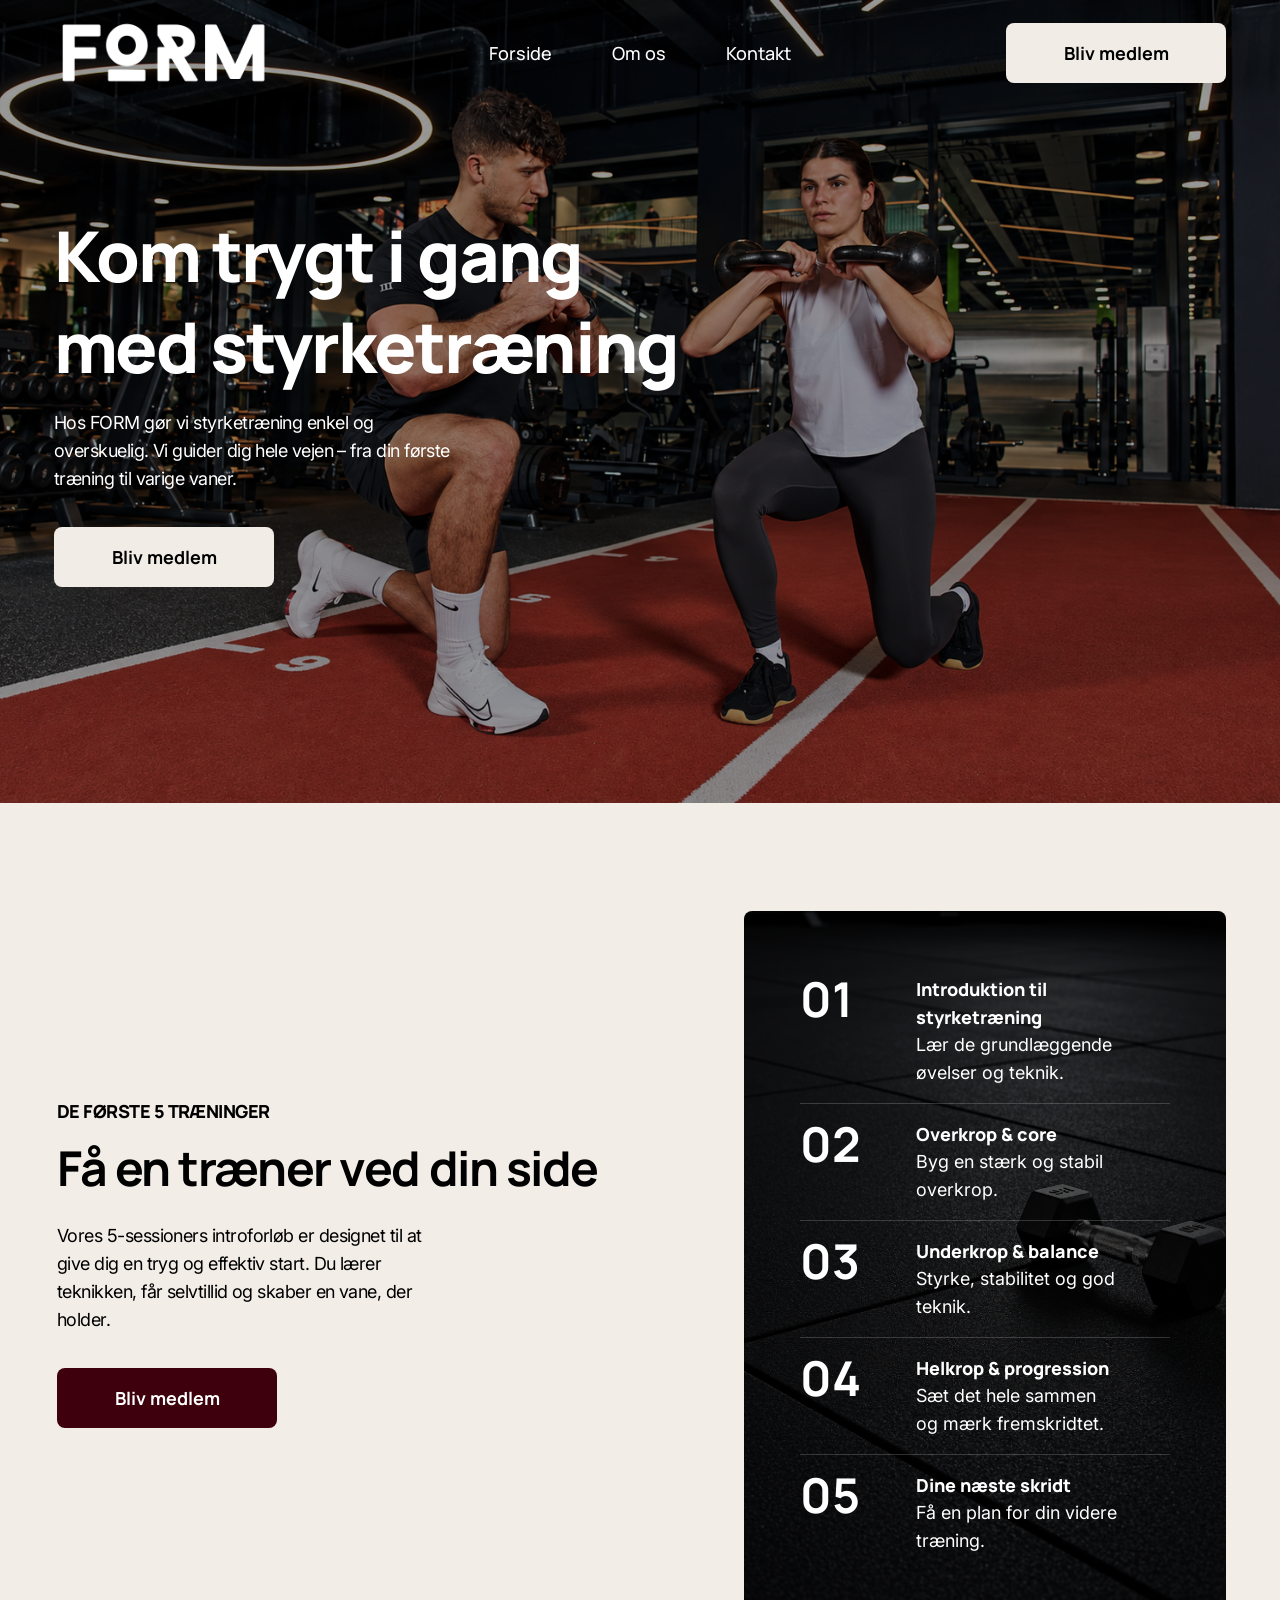
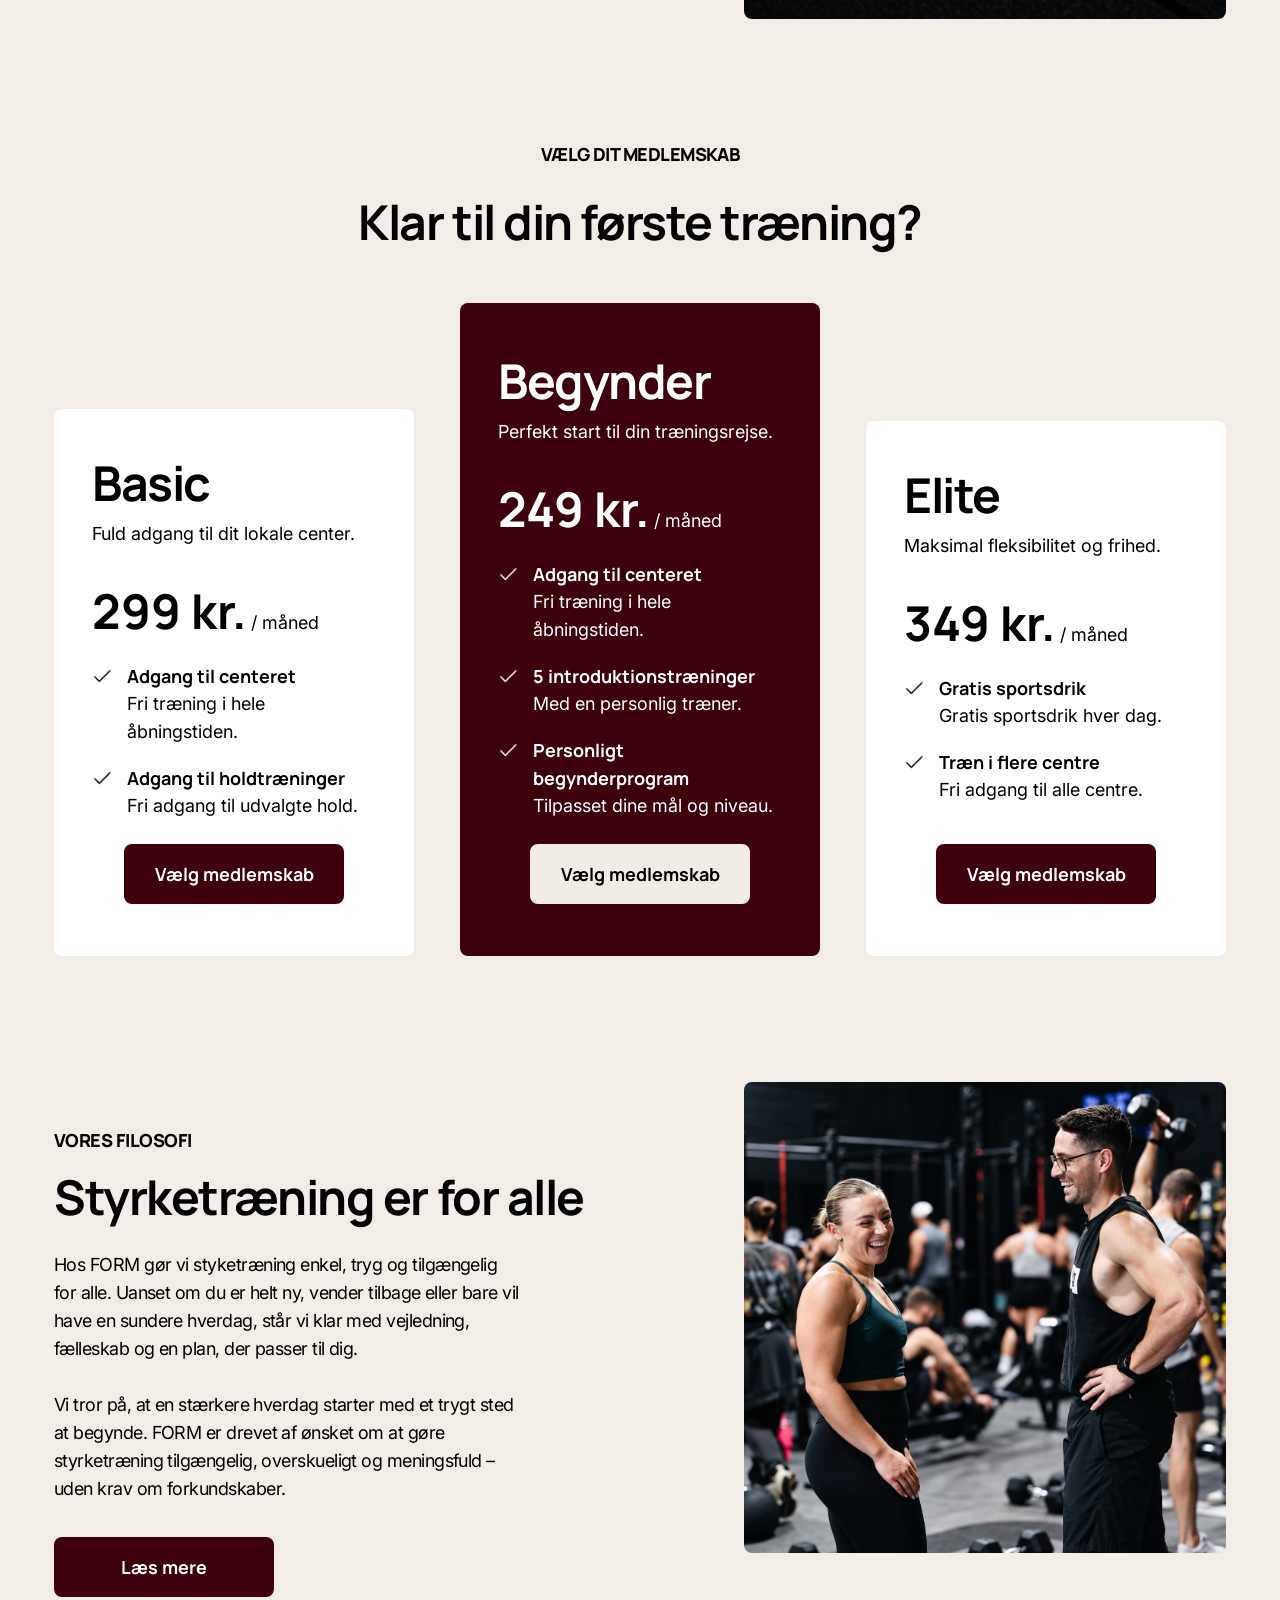
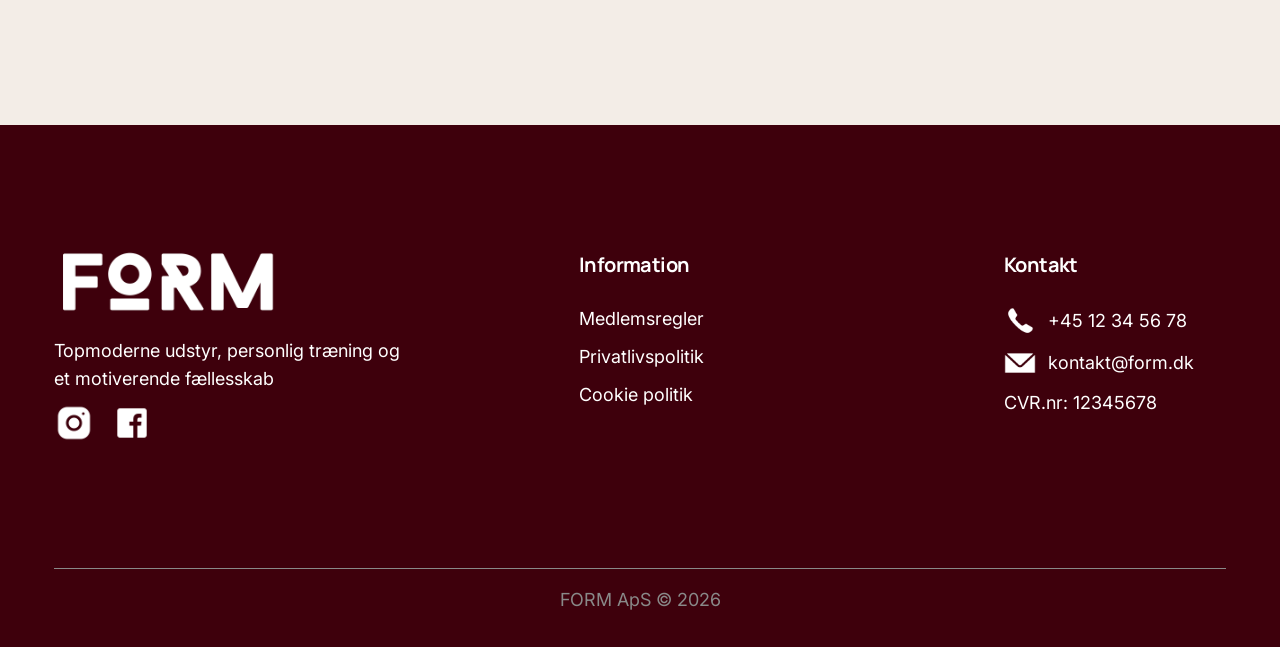
<file: index.html>
<!doctype html>
<html lang="da">
<head>
  <meta charset="utf-8">
  <meta name="viewport" content="width=device-width, initial-scale=1">
  <meta name="description" content="FORM gør styrketræning enkel, tryg og overskuelig for begyndere.">
  <title>FORM | Kom trygt i gang med styrketræning</title>
  <link rel="stylesheet" href="assets/css/style.css">
  <script src="assets/js/script.js" defer></script>
</head>
<body>
  <header class="site-header">
    <nav class="desktop-nav" aria-label="Primær navigation">
      <a class="brand" href="index.html" aria-label="FORM – Forside"><img src="assets/images/form-logo.png" alt="FORM"></a>
      <div class="desktop-links">
        <a href="index.html" aria-current="page">Forside</a>
        <a href="about.html">Om os</a>
        <a href="contact.html">Kontakt</a>
        <a class="btn btn-light nav-cta" href="membership.html">Bliv medlem</a>
      </div>
    </nav>
    <nav class="mobile-nav" aria-label="Mobilnavigation">
      <a class="brand" href="index.html" aria-label="FORM – Forside"><img src="assets/images/form-logo.png" alt="FORM"></a>
      <button class="menu-toggle" type="button" aria-expanded="false" aria-controls="mobile-menu-index" aria-label="Åbn eller luk menu">
        <img src="assets/images/hamburger.svg" alt="">
      </button>
      <div class="mobile-menu" id="mobile-menu-index" hidden>
        <ul>
          <li><a href="index.html" aria-current="page">Forside</a></li>
          <li><a href="membership.html">Bliv medlem</a></li>
          <li><a href="about.html">Om os</a></li>
          <li><a href="contact.html">Kontakt</a></li>
          <li><a class="btn mobile-menu-cta" href="membership.html">Bliv medlem</a></li>
        </ul>
        <div class="mobile-menu-socials" aria-label="Sociale medier"><img src="assets/images/menu-instagram.png" alt="Instagram"><img src="assets/images/menu-facebook.png" alt="Facebook"></div>
      </div>
    </nav>
  </header>

  <main>
    <section class="hero home-hero">
      <div class="container">
        <h1>Kom trygt i gang med styrketræning</h1>
        <p>Hos FORM gør vi styrketræning enkel og overskuelig. Vi guider dig hele vejen – fra din første træning til varige vaner.</p>
        <a class="btn btn-light" href="membership.html">Bliv medlem</a>
      </div>
    </section>

    <section class="intro-section" aria-labelledby="intro-heading">
      <div class="container intro-grid">
        <div class="intro-copy">
          <p class="eyebrow">De første 5 træninger</p>
          <h2 id="intro-heading">Få en træner ved din side</h2>
          <p>Vores 5-sessioners introforløb er designet til at give dig en tryg og effektiv start. Du lærer teknikken, får selvtillid og skaber en vane, der holder.</p>
          <a class="btn" href="membership.html">Bliv medlem</a>
        </div>
        <div class="program-card" aria-label="Program for de første fem træninger">
          <div class="program-step"><span class="step-number">01</span><div class="step-text"><strong>Introduktion til styrketræning</strong><span>Lær de grundlæggende øvelser og teknik.</span></div></div>
          <div class="program-step"><span class="step-number">02</span><div class="step-text"><strong>Overkrop &amp; core</strong><span>Byg en stærk og stabil overkrop.</span></div></div>
          <div class="program-step"><span class="step-number">03</span><div class="step-text"><strong>Underkrop &amp; balance</strong><span>Styrke, stabilitet og god teknik.</span></div></div>
          <div class="program-step"><span class="step-number">04</span><div class="step-text"><strong>Helkrop &amp; progression</strong><span>Sæt det hele sammen og mærk fremskridtet.</span></div></div>
          <div class="program-step"><span class="step-number">05</span><div class="step-text"><strong>Dine næste skridt</strong><span>Få en plan for din videre træning.</span></div></div>
        </div>
      </div>
    </section>

    <section class="plans-section" aria-labelledby="plans-heading">
      <div class="container">
        <div class="plans-heading">
          <p class="eyebrow">Vælg dit medlemskab</p>
          <h2 id="plans-heading">Klar til din første træning?</h2>
        </div>
        <div class="plans-grid">
          <article class="plan-card basic">
            <h3>Basic</h3>
            <p class="plan-lead">Fuld adgang til dit lokale center.</p>
            <p class="price"><strong>299 kr.</strong> <span>/ måned</span></p>
            <ul class="features">
              <li><img src="assets/images/check-dark.png" alt=""><strong>Adgang til centeret</strong><span>Fri træning i hele åbningstiden.</span></li>
              <li><img src="assets/images/check-dark.png" alt=""><strong>Adgang til holdtræninger</strong><span>Fri adgang til udvalgte hold.</span></li>
            </ul>
            <a class="btn" href="membership.html">Vælg medlemskab</a>
          </article>
          <article class="plan-card featured">
            <h3>Begynder</h3>
            <p class="plan-lead">Perfekt start til din træningsrejse.</p>
            <p class="price"><strong>249 kr.</strong> <span>/ måned</span></p>
            <ul class="features">
              <li><img src="assets/images/check-light.png" alt=""><strong>Adgang til centeret</strong><span>Fri træning i hele åbningstiden.</span></li>
              <li><img src="assets/images/check-light.png" alt=""><strong>5 introduktionstræninger</strong><span>Med en personlig træner.</span></li>
              <li><img src="assets/images/check-light.png" alt=""><strong>Personligt begynderprogram</strong><span>Tilpasset dine mål og niveau.</span></li>
            </ul>
            <a class="btn btn-light" href="membership.html">Vælg medlemskab</a>
          </article>
          <article class="plan-card elite">
            <h3>Elite</h3>
            <p class="plan-lead">Maksimal fleksibilitet og frihed.</p>
            <p class="price"><strong>349 kr.</strong> <span>/ måned</span></p>
            <ul class="features">
              <li><img src="assets/images/check-dark.png" alt=""><strong>Gratis sportsdrik</strong><span>Gratis sportsdrik hver dag.</span></li>
              <li><img src="assets/images/check-dark.png" alt=""><strong>Træn i flere centre</strong><span>Fri adgang til alle centre.</span></li>
            </ul>
            <a class="btn" href="membership.html">Vælg medlemskab</a>
          </article>
        </div>
      </div>
    </section>

    <section class="philosophy-section" aria-labelledby="philosophy-heading">
      <div class="container philosophy-grid">
        <div class="philosophy-copy">
          <p class="eyebrow">Vores filosofi</p>
          <h2 id="philosophy-heading">Styrketræning er for alle</h2>
          <p>Hos FORM gør vi styketræning enkel, tryg og tilgængelig for alle. Uanset om du er helt ny, vender tilbage eller bare vil have en sundere hverdag, står vi klar med vejledning, fælleskab og en plan, der passer til dig.<br><br>Vi tror på, at en stærkere hverdag starter med et trygt sted at begynde. FORM er drevet af ønsket om at gøre styrketræning tilgængelig, overskueligt og meningsfuld – uden krav om forkundskaber.</p>
          <a class="btn" href="about.html">Læs mere</a>
        </div>
        <img class="philosophy-image" src="assets/images/philosophy.png" alt="En træner taler med et medlem i træningscenteret">
      </div>
    </section>
  </main>

  <footer class="footer">
    <div class="container">
      <div class="footer-grid">
        <div class="footer-main">
          <a class="brand footer-brand" href="index.html" aria-label="FORM – Forside"><img src="assets/images/form-logo.png" alt="FORM"></a>
          <p class="footer-description">Topmoderne udstyr, personlig træning og et motiverende fællesskab</p>
          <div class="socials" aria-label="Sociale medier"><img src="assets/images/instagram-icon.png" alt="Instagram"><img src="assets/images/facebook-icon.png" alt="Facebook"></div>
        </div>
        <div><h2>Information</h2><ul><li>Medlemsregler</li><li>Privatlivspolitik</li><li>Cookie politik</li></ul></div>
        <div><h2>Kontakt</h2><ul><li class="contact-row"><img src="assets/images/phone-icon.png" alt="">+45 12 34 56 78</li><li class="contact-row"><img src="assets/images/email-icon.png" alt="">kontakt@form.dk</li><li>CVR.nr: 12345678</li></ul></div>
      </div>
      <div class="footer-bottom"><p>FORM ApS © 2026</p></div>
    </div>
  </footer>
</body>
</html>
</file>
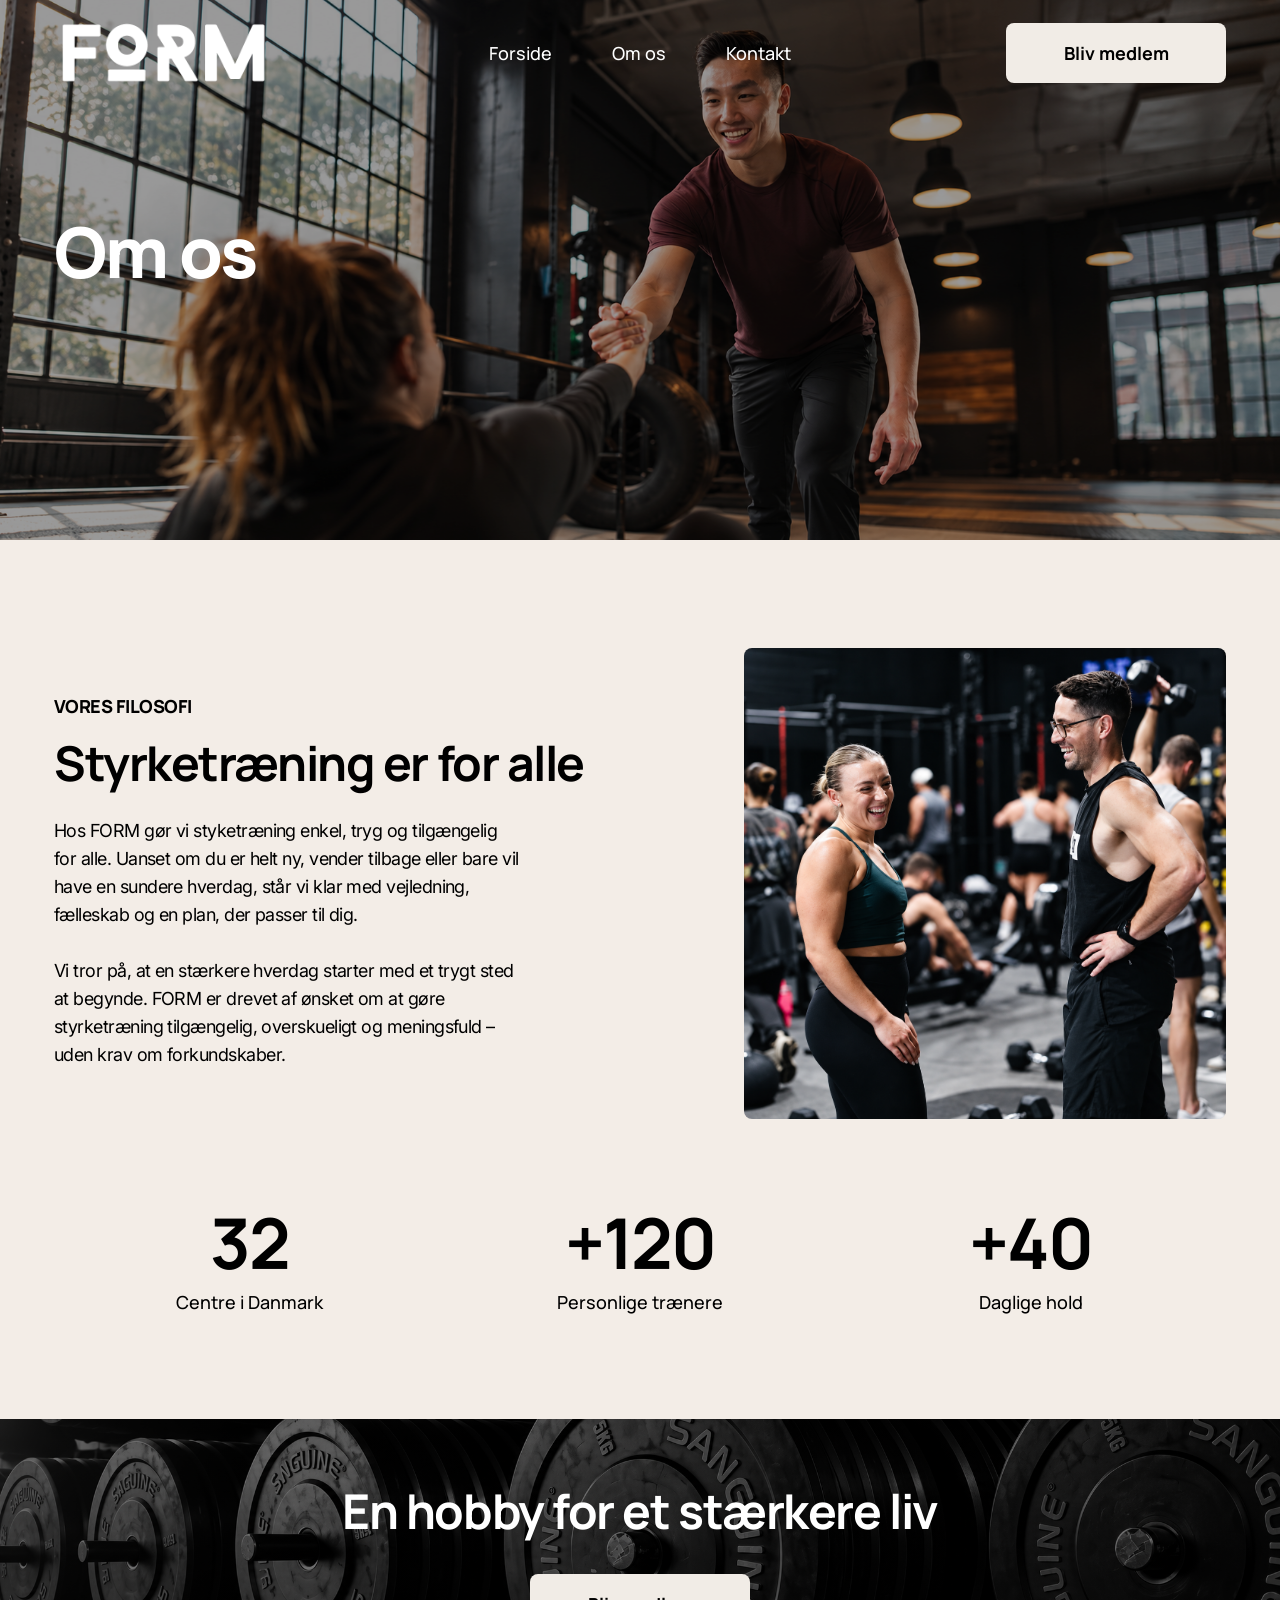
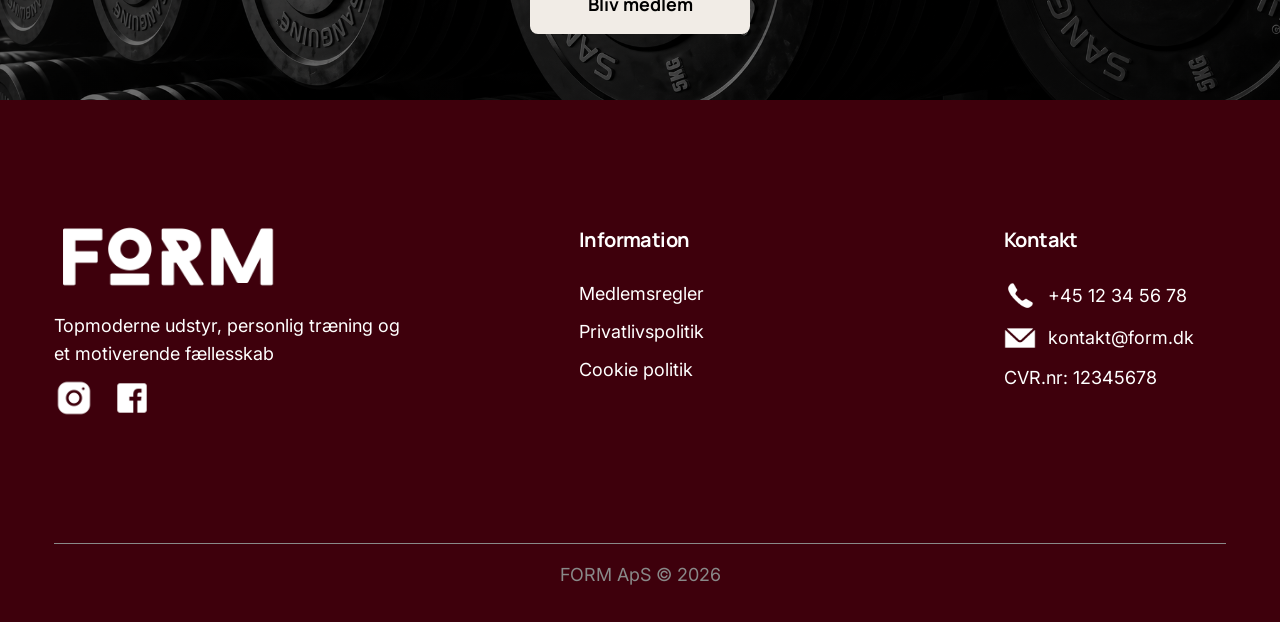
<file: about.html>
<!doctype html>
<html lang="da">
<head>
  <meta charset="utf-8">
  <meta name="viewport" content="width=device-width, initial-scale=1">
  <meta name="description" content="Læs om FORMs filosofi og vores arbejde med begyndervenlig styrketræning.">
  <title>Om os | FORM</title>
  <link rel="stylesheet" href="assets/css/style.css">
  <script src="assets/js/script.js" defer></script>
</head>
<body>
  <header class="site-header">
    <nav class="desktop-nav" aria-label="Primær navigation">
      <a class="brand" href="index.html" aria-label="FORM – Forside"><img src="assets/images/form-logo.png" alt="FORM"></a>
      <div class="desktop-links"><a href="index.html">Forside</a><a href="about.html" aria-current="page">Om os</a><a href="contact.html">Kontakt</a><a class="btn btn-light nav-cta" href="membership.html">Bliv medlem</a></div>
    </nav>
    <nav class="mobile-nav" aria-label="Mobilnavigation">
      <a class="brand" href="index.html" aria-label="FORM – Forside"><img src="assets/images/form-logo.png" alt="FORM"></a>
      <button class="menu-toggle" type="button" aria-expanded="false" aria-controls="mobile-menu-about" aria-label="Åbn eller luk menu"><img src="assets/images/hamburger.svg" alt=""></button>
      <div class="mobile-menu" id="mobile-menu-about" hidden><ul><li><a href="index.html">Forside</a></li><li><a href="membership.html">Bliv medlem</a></li><li><a href="about.html" aria-current="page">Om os</a></li><li><a href="contact.html">Kontakt</a></li><li><a class="btn mobile-menu-cta" href="membership.html">Bliv medlem</a></li></ul><div class="mobile-menu-socials" aria-label="Sociale medier"><img src="assets/images/menu-instagram.png" alt="Instagram"><img src="assets/images/menu-facebook.png" alt="Facebook"></div></div>
    </nav>
  </header>
  <main>
    <section class="hero page-hero about-hero"><div class="container"><h1>Om os</h1></div></section>
    <section class="about-content" aria-labelledby="about-philosophy-heading">
      <div class="container">
        <div class="philosophy-grid">
          <div class="philosophy-copy"><p class="eyebrow">Vores filosofi</p><h2 id="about-philosophy-heading">Styrketræning er for alle</h2><p>Hos FORM gør vi styketræning enkel, tryg og tilgængelig for alle. Uanset om du er helt ny, vender tilbage eller bare vil have en sundere hverdag, står vi klar med vejledning, fælleskab og en plan, der passer til dig.<br><br>Vi tror på, at en stærkere hverdag starter med et trygt sted at begynde. FORM er drevet af ønsket om at gøre styrketræning tilgængelig, overskueligt og meningsfuld – uden krav om forkundskaber.</p></div>
          <img class="philosophy-image" src="assets/images/about-photo.png" alt="En personlig træner taler med et medlem i træningscenteret">
        </div>
        <div class="stats" aria-label="FORM i tal">
          <div class="stat"><strong>32</strong><span>Centre i Danmark</span></div>
          <div class="stat"><strong>+120</strong><span>Personlige trænere</span></div>
          <div class="stat"><strong>+40</strong><span>Daglige hold</span></div>
        </div>
      </div>
    </section>
    <section class="about-banner" aria-labelledby="about-banner-heading"><h2 id="about-banner-heading">En hobby for et stærkere liv</h2><a class="btn btn-light" href="membership.html">Bliv medlem</a></section>
  </main>
  <footer class="footer">
    <div class="container">
      <div class="footer-grid">
        <div class="footer-main"><a class="brand footer-brand" href="index.html" aria-label="FORM – Forside"><img src="assets/images/form-logo.png" alt="FORM"></a><p class="footer-description">Topmoderne udstyr, personlig træning og et motiverende fællesskab</p><div class="socials" aria-label="Sociale medier"><img src="assets/images/instagram-icon.png" alt="Instagram"><img src="assets/images/facebook-icon.png" alt="Facebook"></div></div>
        <div><h2>Information</h2><ul><li>Medlemsregler</li><li>Privatlivspolitik</li><li>Cookie politik</li></ul></div>
        <div><h2>Kontakt</h2><ul><li class="contact-row"><img src="assets/images/phone-icon.png" alt="">+45 12 34 56 78</li><li class="contact-row"><img src="assets/images/email-icon.png" alt="">kontakt@form.dk</li><li>CVR.nr: 12345678</li></ul></div>
      </div>
      <div class="footer-bottom"><p>FORM ApS © 2026</p></div>
    </div>
  </footer>
</body>
</html>
</file>
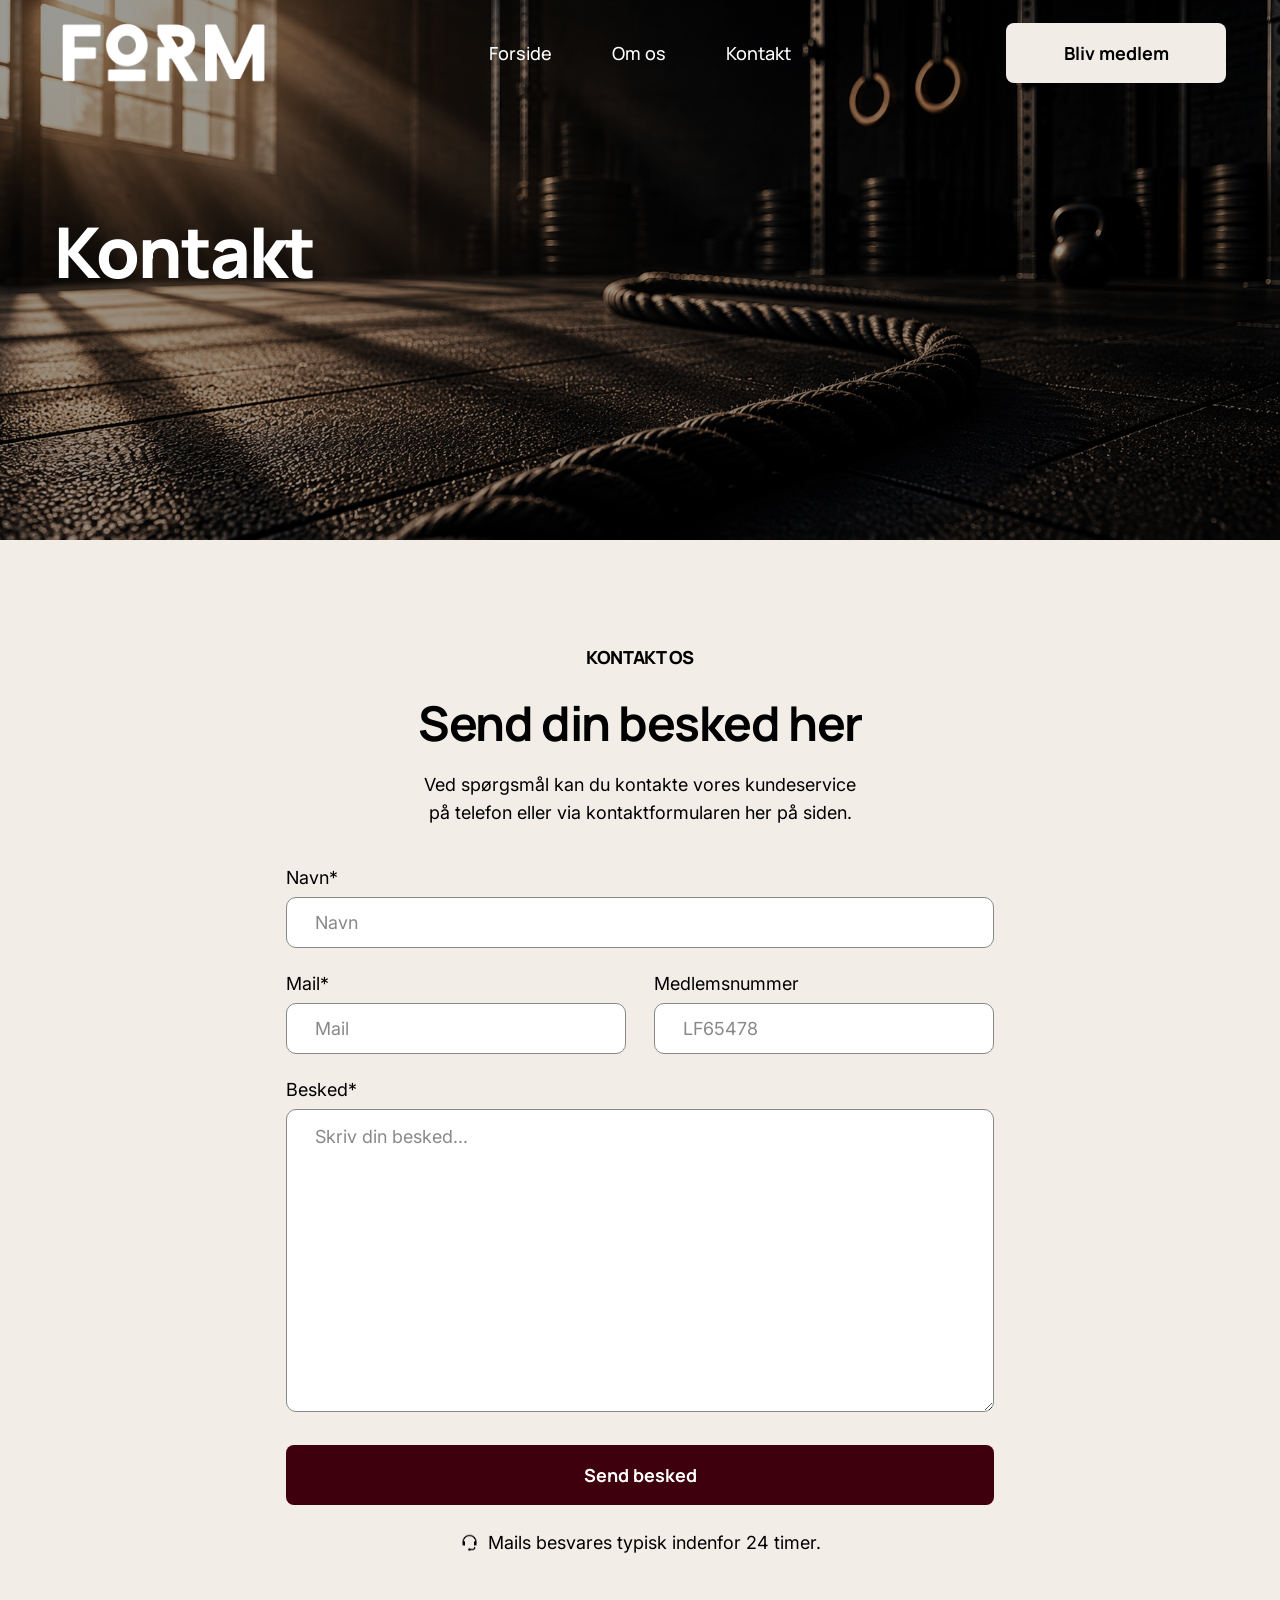
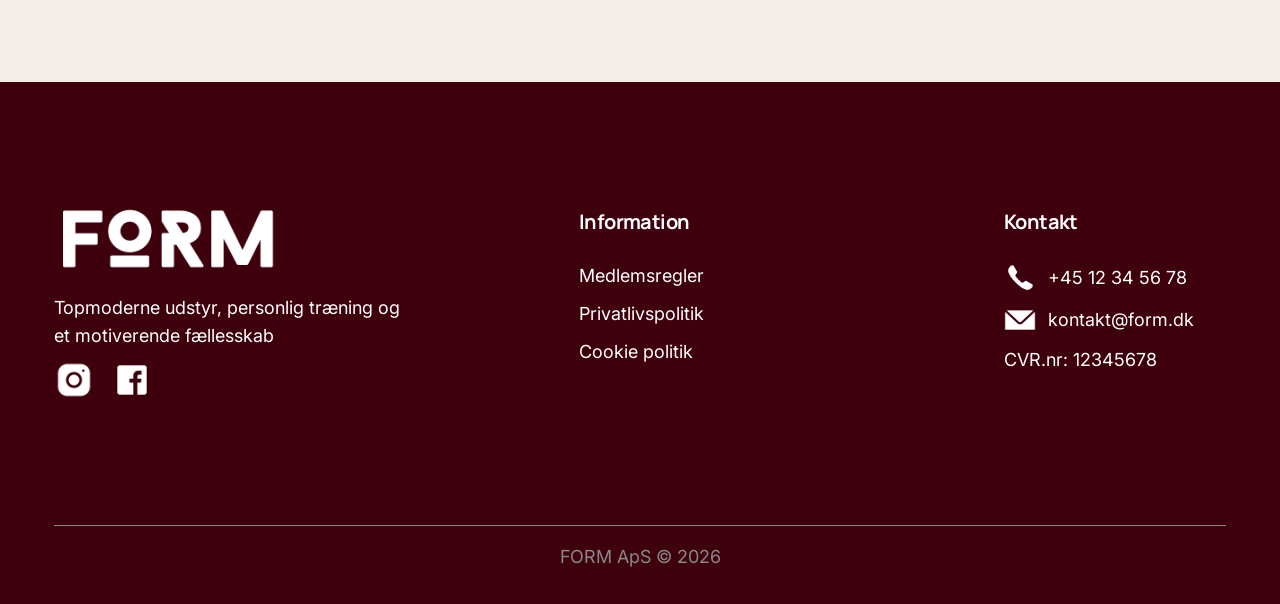
<file: contact.html>
<!doctype html>
<html lang="da">
<head>
  <meta charset="utf-8">
  <meta name="viewport" content="width=device-width, initial-scale=1">
  <meta name="description" content="Kontakt FORM via vores kontaktformular.">
  <title>Kontakt | FORM</title>
  <link rel="stylesheet" href="assets/css/style.css">
  <script src="assets/js/script.js" defer></script>
</head>
<body>
  <header class="site-header">
    <nav class="desktop-nav" aria-label="Primær navigation">
      <a class="brand" href="index.html" aria-label="FORM – Forside"><img src="assets/images/form-logo.png" alt="FORM"></a>
      <div class="desktop-links"><a href="index.html">Forside</a><a href="about.html">Om os</a><a href="contact.html" aria-current="page">Kontakt</a><a class="btn btn-light nav-cta" href="membership.html">Bliv medlem</a></div>
    </nav>
    <nav class="mobile-nav" aria-label="Mobilnavigation">
      <a class="brand" href="index.html" aria-label="FORM – Forside"><img src="assets/images/form-logo.png" alt="FORM"></a>
      <button class="menu-toggle" type="button" aria-expanded="false" aria-controls="mobile-menu-contact" aria-label="Åbn eller luk menu"><img src="assets/images/hamburger.svg" alt=""></button>
      <div class="mobile-menu" id="mobile-menu-contact" hidden><ul><li><a href="index.html">Forside</a></li><li><a href="membership.html">Bliv medlem</a></li><li><a href="about.html">Om os</a></li><li><a href="contact.html" aria-current="page">Kontakt</a></li><li><a class="btn mobile-menu-cta" href="membership.html">Bliv medlem</a></li></ul><div class="mobile-menu-socials" aria-label="Sociale medier"><img src="assets/images/menu-instagram.png" alt="Instagram"><img src="assets/images/menu-facebook.png" alt="Facebook"></div></div>
    </nav>
  </header>
  <main>
    <section class="hero page-hero contact-hero"><div class="container"><h1>Kontakt</h1></div></section>
    <section class="form-section contact-form-section" aria-labelledby="contact-form-heading">
      <div class="form-intro"><p class="eyebrow">Kontakt os</p><h2 id="contact-form-heading">Send din besked her</h2><p>Ved spørgsmål kan du kontakte vores kundeservice på telefon eller via kontaktformularen her på siden.</p></div>
      <form class="form-shell" data-static-form>
        <div class="form-grid">
          <div class="field field-full"><label for="contact-name">Navn*</label><input id="contact-name" name="name" type="text" placeholder="Navn" required></div>
          <div class="field"><label for="contact-email">Mail*</label><input id="contact-email" name="email" type="email" placeholder="Mail" required></div>
          <div class="field"><label for="member-number">Medlemsnummer</label><input id="member-number" name="member-number" type="text" placeholder="LF65478"></div>
          <div class="field field-full"><label for="message">Besked*</label><textarea id="message" name="message" placeholder="Skriv din besked..." required></textarea></div>
        </div>
        <button class="btn form-submit" type="submit">Send besked</button>
        <p class="security-note"><img src="assets/images/headset-icon.png" alt="">Mails besvares typisk indenfor 24 timer.</p>
      </form>
    </section>
  </main>
  <footer class="footer">
    <div class="container">
      <div class="footer-grid">
        <div class="footer-main"><a class="brand footer-brand" href="index.html" aria-label="FORM – Forside"><img src="assets/images/form-logo.png" alt="FORM"></a><p class="footer-description">Topmoderne udstyr, personlig træning og et motiverende fællesskab</p><div class="socials" aria-label="Sociale medier"><img src="assets/images/instagram-icon.png" alt="Instagram"><img src="assets/images/facebook-icon.png" alt="Facebook"></div></div>
        <div><h2>Information</h2><ul><li>Medlemsregler</li><li>Privatlivspolitik</li><li>Cookie politik</li></ul></div>
        <div><h2>Kontakt</h2><ul><li class="contact-row"><img src="assets/images/phone-icon.png" alt="">+45 12 34 56 78</li><li class="contact-row"><img src="assets/images/email-icon.png" alt="">kontakt@form.dk</li><li>CVR.nr: 12345678</li></ul></div>
      </div>
      <div class="footer-bottom"><p>FORM ApS © 2026</p></div>
    </div>
  </footer>
</body>
</html>
</file>
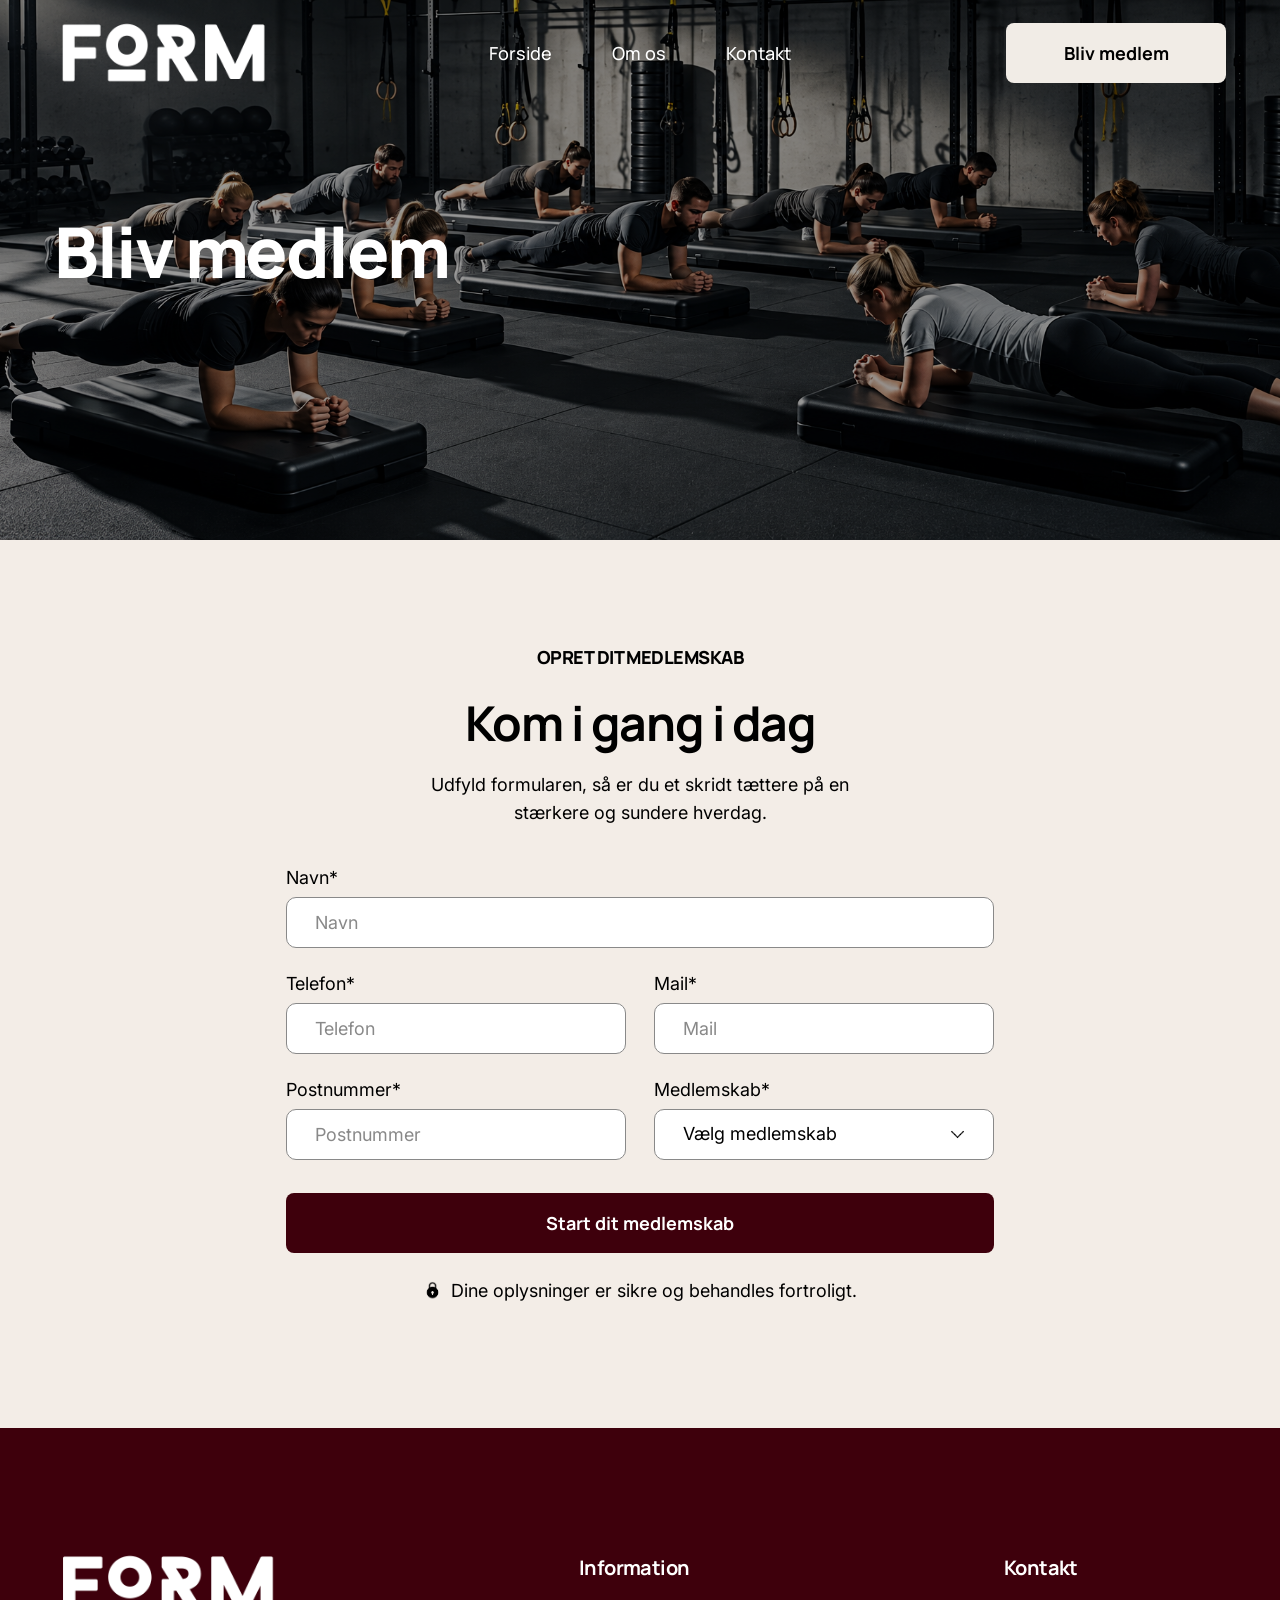
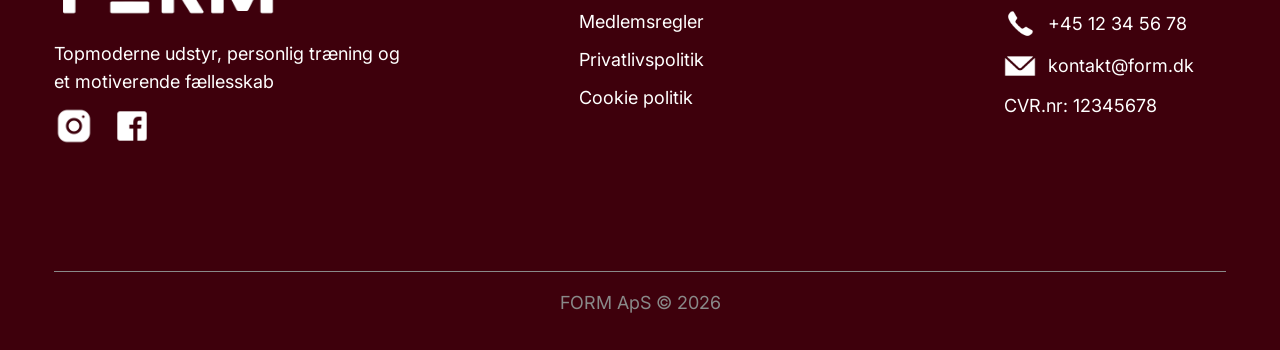
<file: membership.html>
<!doctype html>
<html lang="da">
<head>
  <meta charset="utf-8">
  <meta name="viewport" content="width=device-width, initial-scale=1">
  <meta name="description" content="Bliv medlem af FORM og kom trygt i gang med styrketræning.">
  <title>Bliv medlem | FORM</title>
  <link rel="stylesheet" href="assets/css/style.css">
  <script src="assets/js/script.js" defer></script>
</head>
<body class="membership-page">
  <header class="site-header">
    <nav class="desktop-nav" aria-label="Primær navigation">
      <a class="brand" href="index.html" aria-label="FORM – Forside"><img src="assets/images/form-logo.png" alt="FORM"></a>
      <div class="desktop-links"><a href="index.html">Forside</a><a href="about.html">Om os</a><a href="contact.html">Kontakt</a><a class="btn btn-light nav-cta" href="membership.html" aria-current="page">Bliv medlem</a></div>
    </nav>
    <nav class="mobile-nav" aria-label="Mobilnavigation">
      <a class="brand" href="index.html" aria-label="FORM – Forside"><img src="assets/images/form-logo.png" alt="FORM"></a>
      <button class="menu-toggle" type="button" aria-expanded="false" aria-controls="mobile-menu-membership" aria-label="Åbn eller luk menu"><img src="assets/images/hamburger.svg" alt=""></button>
      <div class="mobile-menu" id="mobile-menu-membership" hidden><ul><li><a href="index.html">Forside</a></li><li><a href="membership.html" aria-current="page">Bliv medlem</a></li><li><a href="about.html">Om os</a></li><li><a href="contact.html">Kontakt</a></li><li><a class="btn mobile-menu-cta" href="membership.html">Bliv medlem</a></li></ul><div class="mobile-menu-socials" aria-label="Sociale medier"><img src="assets/images/menu-instagram.png" alt="Instagram"><img src="assets/images/menu-facebook.png" alt="Facebook"></div></div>
    </nav>
  </header>
  <main>
    <section class="hero page-hero membership-hero"><div class="container"><h1>Bliv medlem</h1></div></section>
    <section class="form-section" aria-labelledby="membership-form-heading">
      <div class="form-intro"><p class="eyebrow">Opret dit medlemskab</p><h2 id="membership-form-heading">Kom i gang i dag</h2><p>Udfyld formularen, så er du et skridt tættere på en stærkere og sundere hverdag.</p></div>
      <form class="form-shell" data-static-form>
        <div class="form-grid">
          <div class="field field-full"><label for="member-name">Navn*</label><input id="member-name" name="name" type="text" placeholder="Navn" required></div>
          <div class="field"><label for="member-phone">Telefon*</label><input id="member-phone" name="phone" type="tel" placeholder="Telefon" required></div>
          <div class="field"><label for="member-email">Mail*</label><input id="member-email" name="email" type="email" placeholder="Mail" required></div>
          <div class="field"><label for="member-postcode">Postnummer*</label><input id="member-postcode" name="postcode" type="text" inputmode="numeric" placeholder="Postnummer" required></div>
          <div class="field"><label for="member-plan">Medlemskab*</label><select id="member-plan" name="plan" required><option value="" selected disabled>Vælg medlemskab</option><option>Begynder</option><option>Basic</option><option>Elite</option></select></div>
        </div>
        <button class="btn form-submit" type="submit">Start dit medlemskab</button>
        <p class="security-note"><img src="assets/images/lock-icon.png" alt="">Dine oplysninger er sikre og behandles fortroligt.</p>
      </form>
    </section>
  </main>
  <footer class="footer">
    <div class="container">
      <div class="footer-grid">
        <div class="footer-main"><a class="brand footer-brand" href="index.html" aria-label="FORM – Forside"><img src="assets/images/form-logo.png" alt="FORM"></a><p class="footer-description">Topmoderne udstyr, personlig træning og et motiverende fællesskab</p><div class="socials" aria-label="Sociale medier"><img src="assets/images/instagram-icon.png" alt="Instagram"><img src="assets/images/facebook-icon.png" alt="Facebook"></div></div>
        <div><h2>Information</h2><ul><li>Medlemsregler</li><li>Privatlivspolitik</li><li>Cookie politik</li></ul></div>
        <div><h2>Kontakt</h2><ul><li class="contact-row"><img src="assets/images/phone-icon.png" alt="">+45 12 34 56 78</li><li class="contact-row"><img src="assets/images/email-icon.png" alt="">kontakt@form.dk</li><li>CVR.nr: 12345678</li></ul></div>
      </div>
      <div class="footer-bottom"><p>FORM ApS © 2026</p></div>
    </div>
  </footer>
</body>
</html>
</file>
<file: assets/css/style.css>
@import url('https://fonts.googleapis.com/css2?family=Inter:wght@400;600&family=Manrope:wght@500;700;800&display=swap');

:root {
  --burgundy: #3e000c;
  --white: #fff;
  --off-white: #f3ede7;
  --warm-neutral: #f1ece6;
  --black: #000;
  --grey: #898989;
  --content: 1172px;
  --mobile-content: 334px;
}

* { box-sizing: border-box; }
html { scroll-behavior: smooth; }
body {
  margin: 0;
  overflow-x: hidden;
  color: var(--black);
  background: var(--off-white);
  font-family: 'Inter', sans-serif;
  font-size: 18px;
  line-height: 1.56;
}
body.menu-open { overflow: hidden; }
img { display: block; max-width: 100%; }
a { color: inherit; }
button, input, select, textarea { font: inherit; }

:focus-visible {
  outline: 3px solid #d6a5ae;
  outline-offset: 3px;
}

.container { width: min(var(--content), calc(100% - 64px)); margin-inline: auto; }
.eyebrow {
  margin: 0 0 22px;
  font-family: 'Manrope', sans-serif;
  font-size: 18px;
  font-weight: 800;
  line-height: 1;
  letter-spacing: -.03em;
  text-transform: uppercase;
}
h1, h2, h3, p { margin-top: 0; }
h1, h2, h3 { font-family: 'Manrope', sans-serif; }
h2 { margin-bottom: 28px; font-size: 48px; line-height: 1.08; letter-spacing: -.03em; }

.site-header {
  position: absolute;
  z-index: 20;
  top: 22px;
  left: 50%;
  width: min(var(--content), calc(100% - 64px));
  height: 62px;
  transform: translateX(-50%);
}
.desktop-nav { display: flex; height: 100%; align-items: center; }
.brand { position: relative; display: block; width: 221px; height: 62px; overflow: hidden; flex: none; }
.brand img { position: absolute; top: -122.58%; left: 0; width: 100%; height: 370.97%; max-width: none; }
.desktop-links { display: flex; align-items: center; gap: 60px; margin-left: auto; }
.desktop-links a {
  color: var(--white);
  font-family: 'Manrope', sans-serif;
  font-size: 18px;
  font-weight: 500;
  line-height: 1;
  text-decoration: none;
}
.desktop-links a:hover { text-decoration: underline; text-underline-offset: 5px; }
.desktop-links .nav-cta { margin-left: 155px; color: var(--black); font-weight: 700; }
.desktop-links .nav-cta:hover { text-decoration: none; }
.mobile-nav { display: none; }

.btn {
  display: inline-flex;
  width: 220px;
  height: 60px;
  align-items: center;
  justify-content: center;
  border: 0;
  border-radius: 8px;
  background: var(--burgundy);
  color: var(--white);
  cursor: pointer;
  font-family: 'Manrope', sans-serif;
  font-size: 18px;
  font-weight: 700;
  line-height: 1;
  text-align: center;
  text-decoration: none;
  transition: background-color .18s ease, color .18s ease;
}
.btn:hover { background: #503b2d; }
.btn-light { background: var(--warm-neutral); color: var(--black); }
.btn-light:hover { background: var(--white); }

.hero { position: relative; height: 540px; color: var(--white); background-position: center; background-size: cover; }
.hero::before { position: absolute; inset: 0; background: rgba(0,0,0,.4); content: ''; }
.hero .container { position: relative; z-index: 1; }
.page-hero h1 { margin: 0; padding-top: 206px; font-size: 70px; font-weight: 800; line-height: 91px; letter-spacing: -.03em; }

.home-hero { height: 803px; background-image: url('../images/home-hero.png'); background-position: center 45%; }
.home-hero h1 { width: 670px; margin: 0; padding-top: 210px; font-size: 70px; font-weight: 800; line-height: 91px; letter-spacing: -.03em; }
.home-hero p { width: 396px; margin: 17px 0 34px; line-height: 28px; letter-spacing: -.03em; }
.membership-hero { background-image: url('../images/membership-hero.png'); }
.about-hero { background-image: url('../images/about-hero.png'); }
.contact-hero { background-image: url('../images/contact-hero.png'); }

.intro-section { padding: 108px 0 126px; }
.intro-grid { display: grid; min-height: 655px; grid-template-columns: 1fr 482px; align-items: center; gap: 78px; }
.intro-copy { padding-left: 3px; }
.intro-copy p:not(.eyebrow) { width: 383px; margin-bottom: 34px; line-height: 28px; letter-spacing: -.03em; }
.program-card {
  min-height: 655px;
  padding: 48px 56px;
  border-radius: 8px;
  color: var(--white);
  background: linear-gradient(rgba(0,0,0,.69), rgba(0,0,0,.69)), url('../images/intro-program.png') center/cover;
}
.program-step { display: grid; grid-template-columns: 72px 1fr; gap: 44px; padding: 16px 0; }
.program-step + .program-step { border-top: 1px solid rgba(255,255,255,.18); }
.step-number { font-family: 'Manrope', sans-serif; font-size: 48px; font-weight: 700; line-height: 1; }
.step-text strong { display: block; font-family: 'Manrope', sans-serif; font-size: 18px; font-weight: 800; line-height: 28px; }
.step-text span { display: block; width: 205px; font-size: 18px; line-height: 28px; }

.plans-section { padding: 0 0 126px; text-align: center; }
.plans-heading { margin-bottom: 55px; }
.plans-heading .eyebrow { margin-bottom: 33px; }
.plans-grid { display: flex; min-height: 620px; align-items: end; justify-content: space-between; gap: 46px; }
.plan-card {
  display: flex;
  width: 360px;
  min-height: 535px;
  flex-direction: column;
  padding: 50px 38px 52px;
  border-radius: 8px;
  background: var(--white);
  text-align: left;
}
.plan-card.featured { min-height: 620px; padding-top: 54px; background: var(--burgundy); color: var(--white); order: 2; }
.plan-card.basic { order: 1; }
.plan-card.elite { order: 3; }
.plan-card h3 { margin: 0 0 13px; font-size: 48px; line-height: 1; letter-spacing: -.03em; }
.plan-lead { min-height: 45px; margin-bottom: 22px; line-height: 28px; }
.price { margin-bottom: 25px; font-family: 'Manrope', sans-serif; font-weight: 700; white-space: nowrap; }
.price strong { font-size: 48px; line-height: 1; }
.price span { font-size: 18px; font-family: 'Inter', sans-serif; font-weight: 400; }
.features { display: grid; gap: 18px; margin: 0 0 24px; padding: 0; list-style: none; }
.features li { position: relative; padding-left: 35px; }
.features img { position: absolute; top: 4px; left: 0; width: 20px; height: 20px; }
.features strong { display: block; font-family: 'Manrope', sans-serif; font-size: 18px; line-height: 28px; }
.features span { display: block; line-height: 28px; }
.plan-card .btn { margin: auto auto 0; }

.philosophy-section { padding: 0 0 128px; }
.philosophy-grid { display: grid; grid-template-columns: 1fr 482px; align-items: start; gap: 95px; }
.philosophy-copy { padding-top: 49px; }
.philosophy-copy p:not(.eyebrow) { width: 465px; margin-bottom: 34px; line-height: 28px; letter-spacing: -.03em; }
.philosophy-image { width: 482px; height: 471px; border-radius: 8px; object-fit: cover; }

.footer { min-height: 522px; padding: 126px 0 26px; color: var(--white); background: var(--burgundy); }
.footer-grid { display: grid; grid-template-columns: 405px 305px 1fr; gap: 120px; }
.footer-brand { width: 230px; height: 62px; margin-bottom: 24px; }
.footer-description { width: 360px; margin-bottom: 20px; }
.footer h2 { margin: 0 0 26px; font-size: 20px; line-height: 28px; }
.footer p, .footer li { margin-bottom: 10px; font-size: 18px; line-height: 28px; }
.footer ul { margin: 0; padding: 0; list-style: none; }
.socials { display: flex; gap: 18px; }
.socials img { width: 40px; height: 40px; }
.contact-row { display: flex; align-items: center; gap: 12px; }
.contact-row img { width: 32px; height: 32px; }
.footer-bottom {
  margin-top: 125px;
  padding-top: 18px;
  color: var(--grey);
  background: url('../images/footer-line.svg') top center / 100% 1px no-repeat;
  text-align: center;
}
.footer-bottom p { margin: 0; }

.form-section { padding: 103px 0 123px; text-align: center; }
.form-intro { width: 420px; margin: 0 auto 38px; }
.form-intro .eyebrow { margin-bottom: 26px; }
.form-intro h2 { margin-bottom: 22px; }
.form-intro p { margin-bottom: 0; line-height: 28px; }
.form-shell { width: 708px; margin: 0 auto; text-align: left; }
.form-grid { display: grid; grid-template-columns: 1fr 1fr; gap: 23px 28px; }
.field { display: grid; gap: 7px; }
.field-full { grid-column: 1 / -1; }
label { font-size: 18px; line-height: 25px; }
input, select, textarea {
  width: 100%;
  min-width: 0;
  height: 51px;
  padding: 0 28px;
  border: 1px solid var(--grey);
  border-radius: 10px;
  background: var(--white);
  color: var(--black);
  font-size: 18px;
}
select {
  appearance: none;
  padding-right: 55px;
  background-image: url('../images/dropdown-arrow.png');
  background-repeat: no-repeat;
  background-position: right 27px center;
  background-size: 17px 17px;
}
textarea { height: 303px; padding-top: 13px; resize: vertical; }
::placeholder { color: var(--grey); opacity: 1; }
.form-submit { width: 100%; margin-top: 33px; }
.security-note { display: flex; align-items: center; justify-content: center; gap: 9px; margin: 24px 0 0; font-size: 18px; }
.security-note img { width: 19px; height: 19px; }
.contact-form-section { padding-bottom: 125px; }
.contact-form-section .form-intro { width: 450px; }

.about-content { padding: 108px 0 103px; }
.about-content .philosophy-grid { grid-template-columns: 1fr 482px; gap: 95px; }
.about-content .philosophy-copy { padding-top: 49px; }
.stats { display: grid; grid-template-columns: repeat(3, 1fr); margin-top: 78px; text-align: center; }
.stat strong { display: block; font-family: 'Manrope', sans-serif; font-size: 70px; line-height: 91px; letter-spacing: -.03em; }
.stat span { display: block; font-family: 'Manrope', sans-serif; font-size: 18px; font-weight: 500; line-height: 28px; }
.about-banner {
  display: grid;
  height: 281px;
  place-content: center;
  justify-items: center;
  color: var(--white);
  background: linear-gradient(rgba(0,0,0,.55), rgba(0,0,0,.55)), url('../images/about-banner.png') center/cover;
}
.about-banner h2 { margin-bottom: 38px; }

@media (max-width: 1050px) {
  .desktop-links { gap: 28px; }
  .desktop-links .nav-cta { margin-left: 25px; }
  .intro-grid, .philosophy-grid, .about-content .philosophy-grid { grid-template-columns: 1fr 42%; gap: 50px; }
  .program-card, .philosophy-image { width: 100%; }
  .plans-grid { gap: 20px; }
  .plan-card { width: calc((100% - 40px) / 3); padding-inline: 28px; }
  .plan-card h3, .price strong { font-size: 38px; }
  .footer-grid { grid-template-columns: 1.35fr 1fr 1fr; gap: 50px; }
}

@media (max-width: 900px) {
  .site-header { top: 0; width: 100%; height: 96px; }
  .desktop-nav { display: none; }
  .mobile-nav { display: flex; width: min(736px, calc(100% - 64px)); height: 96px; margin: 0 auto; align-items: center; justify-content: space-between; }
  .mobile-nav .brand { z-index: 32; width: 104px; height: 29px; }
  .mobile-nav .brand img { top: -128.12%; left: -3.04%; width: 106.96%; height: 384.38%; }
  .menu-toggle { position: relative; z-index: 32; width: 40px; height: 40px; padding: 10px; border: 0; background: transparent; cursor: pointer; }
  .menu-toggle img { width: 26px; height: 16px; transform: translateX(3px); }
  .mobile-menu { position: fixed; z-index: 30; inset: 0; padding: 132px 34px 40px; color: var(--white); background: var(--burgundy); }
  .mobile-menu[hidden] { display: none; }
  .mobile-menu ul { display: grid; gap: 26px; margin: 0; padding: 0; list-style: none; }
  .mobile-menu a { font-family: 'Manrope', sans-serif; font-size: 28px; font-weight: 700; text-decoration: none; }
  .intro-grid, .philosophy-grid, .about-content .philosophy-grid { grid-template-columns: 1fr; }
  .program-card, .philosophy-image { justify-self: center; }
  .plans-grid { flex-direction: column; align-items: center; }
  .plan-card { width: 360px; }
  .plan-card.featured { order: 1; }
  .plan-card.basic { order: 2; }
  .footer-description { width: 100%; }
  .footer-grid { gap: 30px; }
}

@media (max-width: 767px) {
  body { font-size: 14px; line-height: 1.5; }
  .container { width: min(var(--mobile-content), calc(100% - 64px)); }
  .site-header { top: 0; width: 100%; height: 96px; }
  .desktop-nav { display: none; }
  .mobile-nav { display: flex; width: min(var(--mobile-content), calc(100% - 64px)); height: 96px; margin: 0 auto; align-items: center; justify-content: space-between; }
  .mobile-nav .brand { z-index: 32; width: 104px; height: 29px; }
  .mobile-nav .brand img { top: -128.12%; left: -3.04%; width: 106.96%; height: 384.38%; }
  .menu-toggle { position: relative; z-index: 32; width: 40px; height: 40px; padding: 10px; border: 0; background: transparent; cursor: pointer; }
  .menu-toggle img { width: 26px; height: 16px; transform: translateX(3px); }
  .mobile-menu { position: fixed; z-index: 30; inset: 0; padding: 132px 34px 40px; color: var(--white); background: var(--burgundy); }
  .mobile-menu[hidden] { display: none; }
  .mobile-menu ul { display: grid; gap: 26px; margin: 0; padding: 0; list-style: none; }
  .mobile-menu a { font-family: 'Manrope', sans-serif; font-size: 28px; font-weight: 700; text-decoration: none; }
  .eyebrow { margin-bottom: 18px; font-size: 14px; }
  h2 { margin-bottom: 15px; font-size: 28px; line-height: 37px; }
  .btn { width: 160px; height: 45px; border-radius: 6px; font-size: 14px; }

  .hero { height: 411px; }
  .page-hero h1 { padding-top: 169px; font-size: 36px; line-height: 45px; }
  .home-hero { height: 752px; background-position: 48% center; }
  .home-hero h1 { width: 344px; padding-top: 238px; font-size: 36px; line-height: 45px; }
  .home-hero p { width: 279px; margin: 16px 0 21px; font-size: 14px; line-height: 26px; }
  .membership-hero { background-position: 54% center; }
  .about-hero { background-position: 39% center; }
  .contact-hero { background-position: 52% center; }

  .intro-section { padding: 66px 0 136px; }
  .intro-grid { display: flex; min-height: 826px; flex-direction: column; gap: 39px; }
  .program-card { order: 1; width: 334px; min-height: 533px; padding: 30px 24px; }
  .intro-copy { order: 2; padding: 0; }
  .intro-copy .eyebrow { margin-bottom: 18px; }
  .intro-copy p:not(.eyebrow) { width: 286px; margin-bottom: 20px; font-size: 14px; line-height: 26px; }
  .program-step { grid-template-columns: 51px 1fr; gap: 36px; padding: 13px 0; }
  .step-number { font-size: 36px; }
  .step-text strong { font-size: 14px; line-height: 22px; }
  .step-text span { width: 185px; font-size: 14px; line-height: 22px; }

  .plans-section { padding-bottom: 160px; }
  .plans-heading { margin-bottom: 26px; }
  .plans-heading .eyebrow { margin-bottom: 18px; }
  .plans-grid { flex-direction: column; align-items: center; gap: 25px; }
  .plan-card, .plan-card.featured { width: 282px; min-height: 406px; padding: 34px 31px 39px; }
  .plan-card.featured { min-height: 478px; padding-top: 38px; order: 1; }
  .plan-card.basic { order: 2; }
  .plan-card.elite { order: 3; }
  .plan-card h3 { margin-bottom: 9px; font-size: 36px; line-height: 1; }
  .plan-lead { min-height: 32px; margin-bottom: 14px; line-height: 21px; }
  .price { margin-bottom: 17px; }
  .price strong { font-size: 36px; }
  .price span { font-size: 14px; }
  .features { gap: 12px; margin-bottom: 15px; }
  .features li { padding-left: 33px; }
  .features img { width: 16px; height: 16px; }
  .features strong { font-size: 14px; line-height: 21px; }
  .features span { line-height: 21px; }

  .philosophy-section { padding-bottom: 160px; }
  .philosophy-grid { display: flex; flex-direction: column; gap: 42px; }
  .philosophy-image { order: 1; width: 334px; height: 441px; }
  .philosophy-copy { order: 2; padding: 0; }
  .philosophy-copy p:not(.eyebrow) { width: 308px; margin-bottom: 20px; font-size: 14px; line-height: 25px; }

  .footer { min-height: 600px; padding: 66px 0 25px; }
  .footer .container { width: min(336px, calc(100% - 64px)); }
  .footer-grid { grid-template-columns: 1fr 1fr; gap: 100px 24px; }
  .footer-main { grid-column: 1 / -1; }
  .footer-brand { width: 118px; height: 33px; margin-bottom: 20px; }
  .footer-description { width: 280px; margin-bottom: 18px; }
  .footer h2 { margin-bottom: 18px; font-size: 14px; line-height: 21px; }
  .footer p, .footer li { margin-bottom: 7px; font-size: 12px; line-height: 20px; }
  .socials img { width: 22px; height: 22px; }
  .contact-row { gap: 6px; }
  .contact-row img { width: 16px; height: 16px; }
  .footer-bottom { grid-column: 1 / -1; margin-top: 125px; padding-top: 16px; }

  .form-section { padding: 58px 0 79px; }
  .form-intro, .contact-form-section .form-intro { width: 288px; margin-bottom: 25px; }
  .form-intro .eyebrow { margin-bottom: 18px; }
  .form-intro h2 { margin-bottom: 11px; }
  .form-intro p { line-height: 26px; }
  .form-shell { width: 334px; max-width: 100%; }
  .form-grid { grid-template-columns: 1fr; gap: 26px; }
  .field-full { grid-column: auto; }
  label { font-size: 14px; line-height: 25px; }
  input, select, textarea { height: 51px; padding-inline: 28px; font-size: 14px; }
  textarea { height: 384px; padding-top: 13px; }
  .form-submit { height: 45px; margin-top: 26px; }
  .security-note { gap: 8px; margin-top: 15px; font-size: 12px; }
  .security-note img { width: 13px; height: 13px; }
  .contact-form-section { padding-top: 58px; padding-bottom: 150px; }
  .membership-page .form-section { padding-bottom: 150px; }

  .about-content { padding: 67px 0 100px; }
  .about-content .philosophy-grid { display: flex; flex-direction: column; gap: 39px; }
  .about-content .philosophy-image { order: 1; height: 441px; object-position: center; }
  .about-content .philosophy-copy { order: 2; padding: 0; }
  .stats { grid-template-columns: 1fr; gap: 69px; margin-top: 72px; }
  .stat strong { font-size: 48px; line-height: 60px; }
  .stat span { font-size: 14px; line-height: 21px; }
  .about-banner { height: 360px; padding-inline: 55px; text-align: center; }
  .about-banner h2 { margin-bottom: 25px; font-size: 28px; line-height: 40px; }
}

@media (max-width: 370px) {
  .container, .mobile-nav, .footer .container { width: calc(100% - 40px); }
  .home-hero h1, .program-card, .philosophy-image, .form-shell { width: 100%; }
  .program-card { padding-inline: 16px; }
  .program-step { grid-template-columns: 45px 1fr; gap: 15px; }
  .step-text span, .intro-copy p:not(.eyebrow), .philosophy-copy p:not(.eyebrow) { width: auto; }
  .plans-grid { width: 100%; }
  .plan-card, .plan-card.featured { width: min(282px, 100%); }
}

@media (max-width: 900px) {
  .mobile-menu {
    inset: 0 0 0 auto;
    width: min(260px, 100vw);
    min-height: 100vh;
    min-height: 100dvh;
    padding: 94px 28px 40px;
    color: var(--black);
    background: var(--off-white);
    box-shadow: -100vw 0 0 100vw rgba(0, 0, 0, .78);
  }
  .mobile-menu ul { display: flex; flex-direction: column; align-items: flex-start; gap: 10px; }
  .mobile-menu a {
    color: var(--black);
    font-size: 14px;
    font-weight: 800;
    line-height: 28px;
  }
  .mobile-menu .mobile-menu-cta {
    width: 164px;
    height: 45px;
    color: var(--white);
    background: var(--burgundy);
    font-weight: 700;
    line-height: 17px;
  }
  .mobile-menu .mobile-menu-cta:hover { background: #503b2d; }
  .mobile-menu-socials { position: absolute; top: 309px; left: 28px; display: flex; align-items: center; gap: 11px; }
  .mobile-menu-socials img:first-child { width: 30px; height: 29px; }
  .mobile-menu-socials img:last-child { width: 31px; height: 30px; }
  .menu-toggle[aria-expanded='true'] { position: fixed; top: 29px; right: 25px; padding: 9px; }
  .menu-toggle[aria-expanded='true'] img {
    width: 22px;
    height: 22px;
    transform: none;
  }
}

@media (max-width: 767px) {
  .form-submit { width: 100%; margin-inline: auto; }
}
</file>
